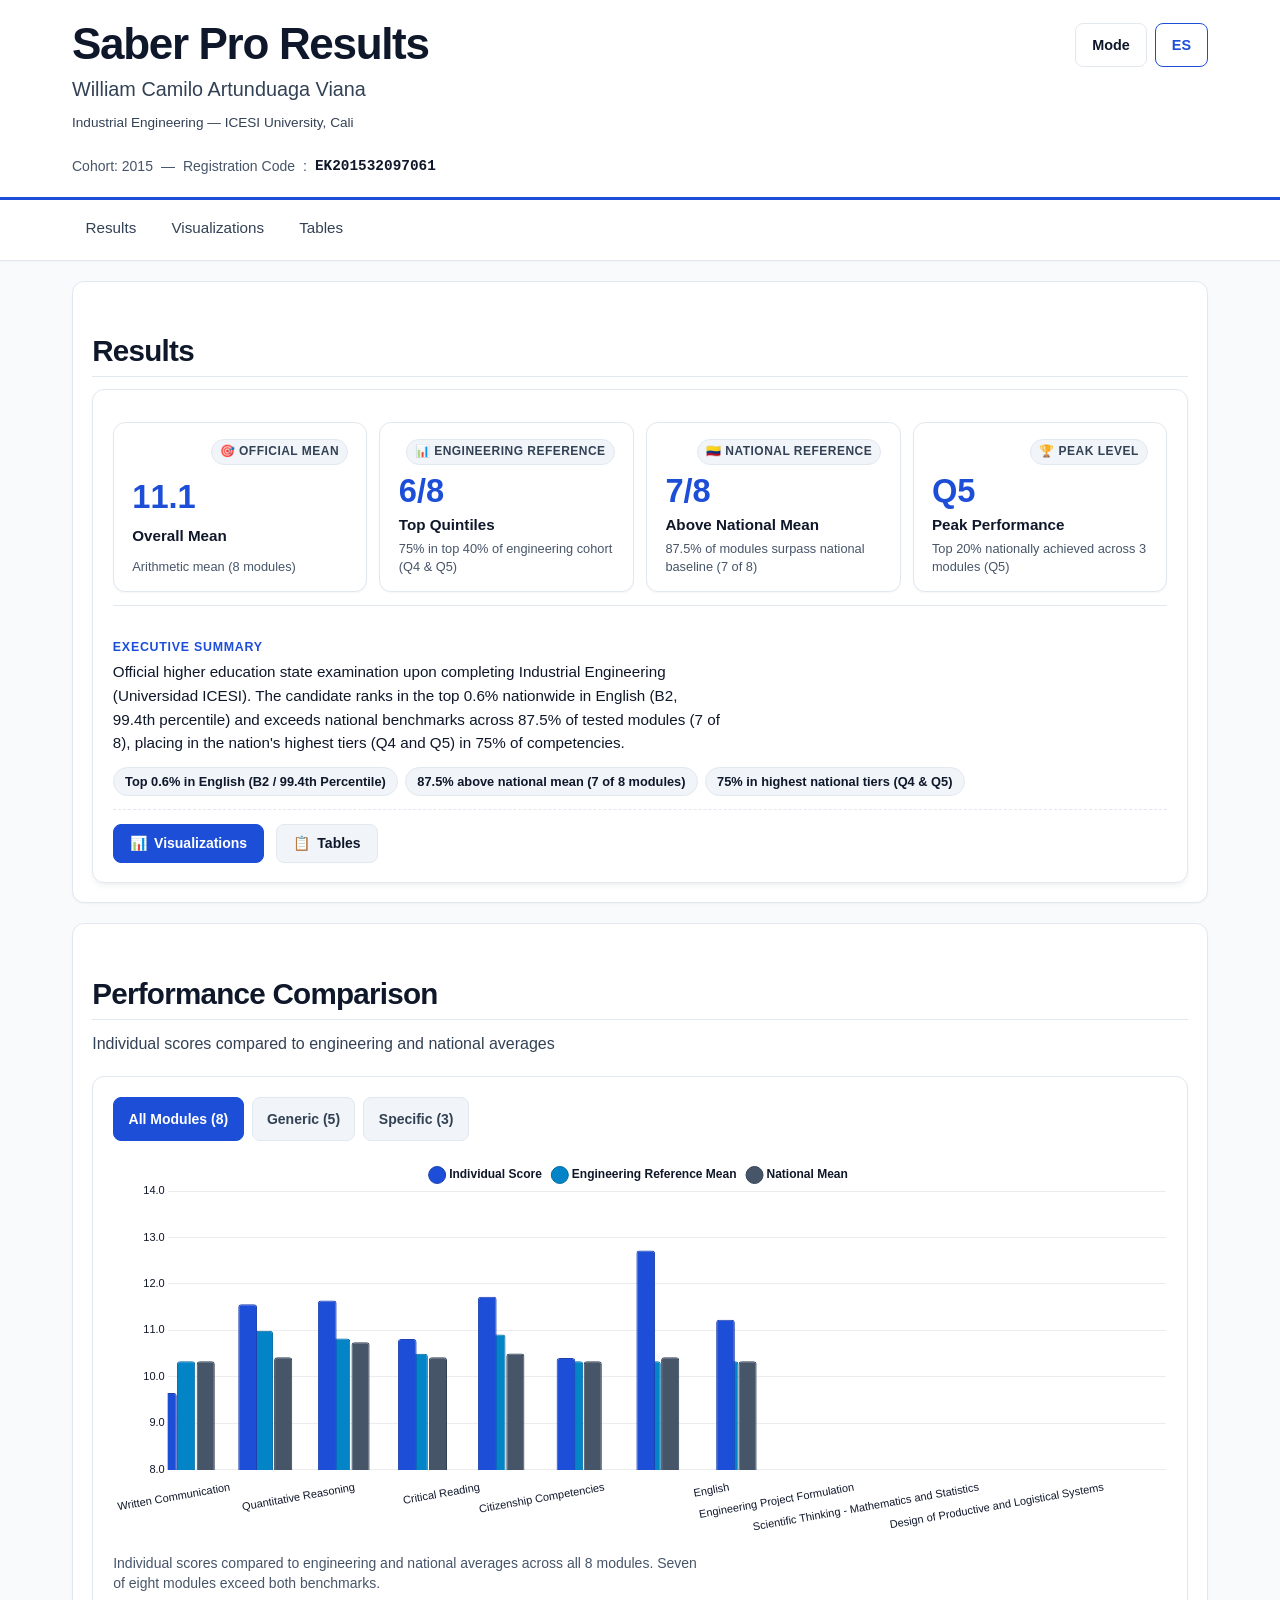
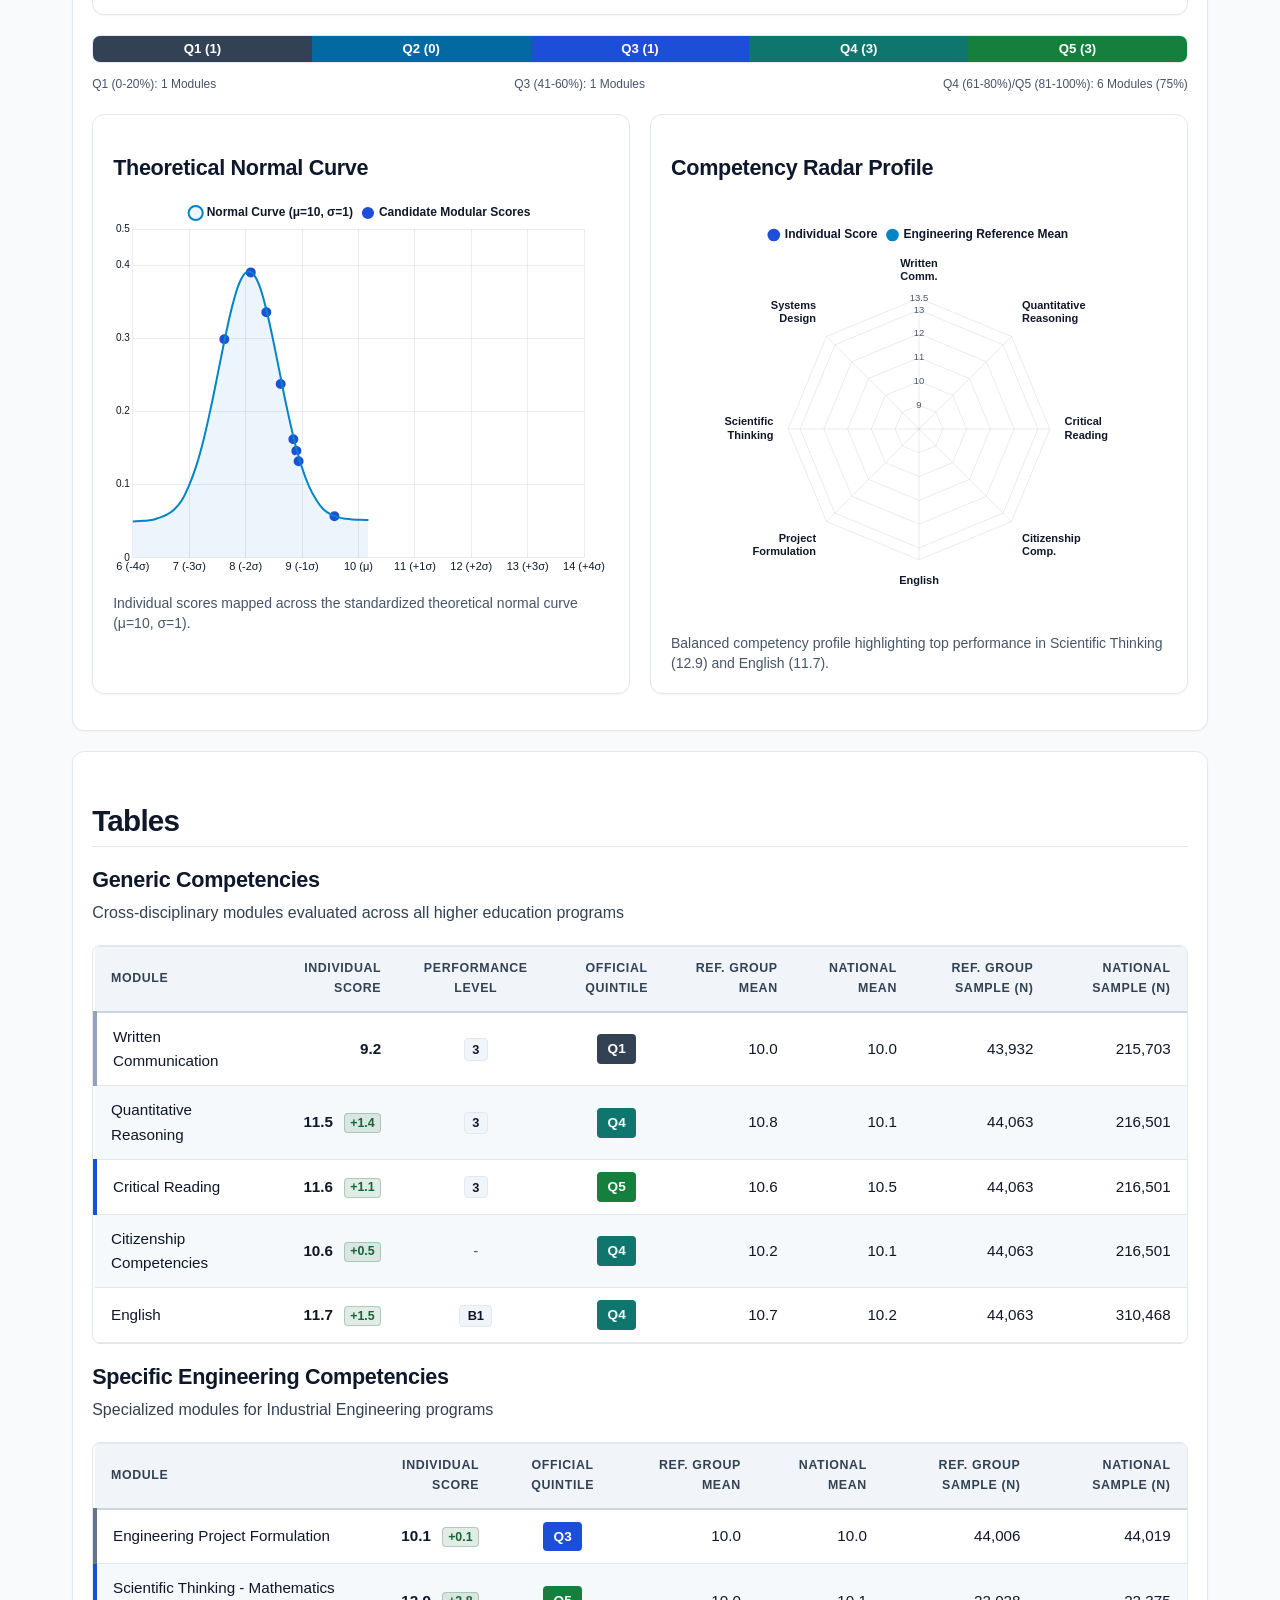
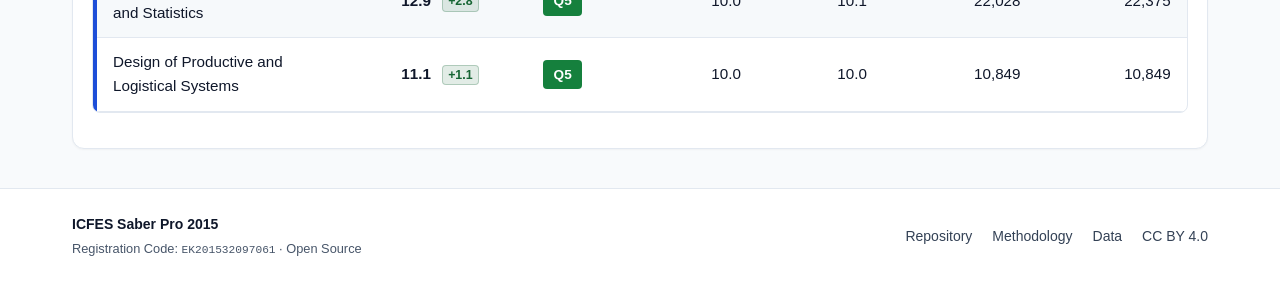
<file: index.html>
<!DOCTYPE html>
<html lang="es" data-theme="light">
<head>
    <meta charset="UTF-8">
    <meta name="viewport" content="width=device-width, initial-scale=1.0">
    <meta name="description" content="Visualización, consulta y verificación estadística independiente de los resultados oficiales del examen ICFES Saber Pro 2015 para William Camilo Artunduaga Viana (Universidad ICESI, Cali).">
    <meta name="author" content="William Camilo Artunduaga Viana">
    <title>Resultados Oficiales SABER PRO 2015 | William Camilo Artunduaga Viana</title>

    <!-- Modular CSS (Zero CDN Dependencies) -->
    <link rel="stylesheet" href="css/variables.css">
    <link rel="stylesheet" href="css/typography.css">
    <link rel="stylesheet" href="css/layout.css">
    <link rel="stylesheet" href="css/components.css">
    <link rel="stylesheet" href="css/accessibility.css">

    <!-- Locally Vendored Chart.js 4.4.x -->
    <script src="vendor/chart.umd.min.js"></script>

    <!-- Universal Locales -->
    <script type="module" src="locales/es.js"></script>
    <script type="module" src="locales/en.js"></script>

    <!-- Application Module -->
    <script type="module" src="js/app.js"></script>
</head>
<body>
    <!-- WCAG 2.1 AA Accessible Skip-to-Content Link -->
    <a href="#main-content" class="skip-link" data-i18n="nav.skip_link">Saltar al contenido principal</a>

    <!-- Semantic Header Landmark -->
    <header class="site-header">
        <div class="container">
            <div class="header-top">
                <div class="header-main">
                    <h1 data-i18n="header.title">Resultados Saber Pro</h1>
                    <p class="lead" data-i18n="header.subtitle">William Camilo Artunduaga Viana</p>
                    <p class="text-small" data-i18n="header.degree_info">Ingeniería Industrial — Universidad Icesi Cali</p>
                    <p class="header-meta"><span data-i18n="header.cohort_label">Corte: 2015</span> &mdash; <span data-i18n="candidate_info.registration_label">Registro</span>: <strong data-i18n="candidate_info.registration_value">EK201532097061</strong></p>
                </div>
                <div class="controls-bar" role="toolbar" aria-label="Controles de accesibilidad e idioma">
                    <button id="btnThemeToggle" class="btn btn-theme" type="button" aria-label="Alternar modo oscuro / claro" aria-pressed="false" data-i18n-aria="nav.theme_toggle_aria">
                        <span class="theme-text" aria-hidden="true" data-i18n="nav.theme_mode">Modo</span>
                        <span class="visually-hidden" data-i18n="nav.theme_aria">Tema</span>
                    </button>
                    <button id="btnLangToggle" class="btn btn-lang" type="button" aria-label="Cambiar idioma a inglés" aria-pressed="false" data-i18n-aria="nav.language_toggle_aria">
                        <span class="lang-text">EN</span>
                    </button>
                </div>
            </div>
        </div>
    </header>

    <!-- Navigation Landmark -->
    <nav class="main-nav" aria-label="Navegación principal">
        <div class="container nav-container">
            <ul class="nav-links">
                <li><a href="#summary" class="nav-link" data-i18n="nav.summary">Resultados</a></li>
                <li><a href="#visualizations" class="nav-link" data-i18n="nav.visualizations">Visualizaciones</a></li>
                <li><a href="#tables" class="nav-link" data-i18n="nav.tables">Tablas</a></li>
            </ul>
        </div>
    </nav>

    <!-- Main Content Landmark -->
    <main id="main-content" class="container">
        <!-- Bloque de resultados -->
        <section class="page-section" id="summary" aria-labelledby="heading-summary">
            <h2 id="heading-summary" class="section-title" data-i18n="nav.summary">Resultados</h2>

            <!-- Hero Executive Card -->
            <div class="executive-hero-card">
                <!-- Key Performance Indicator Cards (Meta Dashboard KPI Grid - First 7 Seconds Scan) -->
                <div class="stats-grid">
                    <div class="stat-card" id="card-mean" tabindex="0" title="Media aritmética oficial exacta 11.0875 (11.1). Auditada contra la fuente primaria.">
                        <div class="stat-card-header">
                            <span class="stat-badge" data-i18n="stats.badges.official_mean">🎯 Media Oficial</span>
                        </div>
                        <div class="stat-number">11.2</div>
                        <div class="stat-label" data-i18n="stats.arithmetic_mean.title">Promedio General</div>
                        <div class="stat-sublabel" data-i18n="stats.arithmetic_mean.subtitle">Media aritmética en escala 1 a 20 (8 módulos)</div>
                    </div>
                    <div class="stat-card" id="card-quintiles" tabindex="0" title="75% de las pruebas (6 de 8) se sitúan en los dos quintiles más altos de ingeniería.">
                        <div class="stat-card-header">
                            <span class="stat-badge" data-i18n="stats.badges.engineering_ref">📊 Referencia Ingeniería</span>
                        </div>
                        <div class="stat-number">6/8</div>
                        <div class="stat-label" data-i18n="stats.high_quintiles.title">Quintiles Superiores</div>
                        <div class="stat-sublabel" data-i18n="stats.high_quintiles.subtitle">75% en el 40% superior de ingeniería (Q4 y Q5)</div>
                    </div>
                    <div class="stat-card" id="card-above-nac" tabindex="0" title="87.5% de los módulos evaluados (7 de 8) superan la media de todos los evaluados del país.">
                        <div class="stat-card-header">
                            <span class="stat-badge" data-i18n="stats.badges.national_ref">🇨🇴 Referente País</span>
                        </div>
                        <div class="stat-number">7/8</div>
                        <div class="stat-label" data-i18n="stats.above_national.title">Sobre Promedio Nacional</div>
                        <div class="stat-sublabel" data-i18n="stats.above_national.subtitle">87,5% de módulos superan la media del país (7 de 8)</div>
                    </div>
                    <div class="stat-card" id="card-top-performance" tabindex="0" title="Ubicación en el Quintil 5 (20% superior nacional) en Pensamiento Científico, Diseño de Sistemas y Lectura Crítica.">
                        <div class="stat-card-header">
                            <span class="stat-badge" data-i18n="stats.badges.top_level">🏆 Nivel Máximo</span>
                        </div>
                        <div class="stat-number">Q5</div>
                        <div class="stat-label" data-i18n="stats.top_performance.title">Máximo Desempeño</div>
                        <div class="stat-sublabel" data-i18n="stats.top_performance.subtitle">Ubicación en el 20% superior nacional en 3 módulos</div>
                    </div>
                </div>

                <!-- Concise Executive Summary -->
                <div class="hero-summary-box">
                    <h3 class="summary-kicker" data-i18n="header.summary_kicker">Resumen Ejecutivo</h3>
                    <div class="hero-narrative">
                        <p data-i18n="header.narrative_p1">
                            Evaluación oficial de Estado al culminar Ingeniería Industrial (Universidad ICESI). Destaca en el 0,6% superior nacional en Inglés (B2, percentil 99,4) y supera el promedio del país en el 87,5% de las pruebas evaluadas (7 de 8), alcanzando los quintiles más altos (Q4 y Q5) en el 75% de las competencias.
                        </p>
                    </div>
                    <div class="hero-chips-group">
                        <span class="hero-chip" data-i18n="header.chip_english">Top 0,6% en Inglés (B2 / Percentil 99,4)</span>
                        <span class="hero-chip" data-i18n="header.chip_national">87,5% sobre la media nacional (7 de 8)</span>
                        <span class="hero-chip" data-i18n="header.chip_quintiles">75% en niveles más altos del país (Q4 y Q5)</span>
                    </div>
                </div>

                <!-- Fast Action Affordances (7-Second Heuristic Micro-Interaction) -->
                <div class="hero-actions" role="toolbar" aria-label="Acciones rápidas de exploración">
                    <a href="#visualizations" class="btn-primary hero-action-btn">
                        <span aria-hidden="true">📊</span>
                        <span data-i18n="nav.visualizations">Visualizaciones</span>
                    </a>
                    <a href="#tables" class="btn-secondary hero-action-btn">
                        <span aria-hidden="true">📋</span>
                        <span data-i18n="nav.tables">Tablas</span>
                    </a>
                </div>
            </div>
        </section>

        <!-- Section 2: Visualizations Suite -->
        <section class="page-section" id="visualizations" aria-labelledby="heading-visualizations">
            <h2 id="heading-visualizations" data-i18n="charts.section_title">Comparativa de Desempeño</h2>
            <p class="section-description" data-i18n="charts.section_subtitle">Puntaje individual frente a los promedios de ingeniería y nacional</p>

            <!-- Chart 1: Grouped Bar Chart -->
            <figure class="chart-figure" id="figure-comparison">
                <div class="tabs-control" role="tablist" aria-label="Filtro de módulos para gráfico de barras">
                    <button class="tab-btn active" type="button" role="tab" aria-selected="true" data-chart-filter="all" data-i18n="charts.filters.all">Todos los Módulos (8)</button>
                    <button class="tab-btn" type="button" role="tab" aria-selected="false" data-chart-filter="generic" data-i18n="charts.filters.generic">Genéricas (5)</button>
                    <button class="tab-btn" type="button" role="tab" aria-selected="false" data-chart-filter="specific" data-i18n="charts.filters.specific">Específicas (3)</button>
                </div>
                <div class="chart-wrapper">
                    <canvas id="comparisonChart" role="img" aria-label="Gráfico de barras comparativo de puntajes"></canvas>
                </div>
                <figcaption class="chart-caption" data-i18n="charts.captions.bar_chart">
                    Puntajes individuales comparados con el promedio de ingeniería y el promedio nacional. Siete de los ocho módulos superan ambos referentes.
                </figcaption>
            </figure>

            <!-- Interactive Quintile Scale -->
            <div id="quintileScaleDisplay"></div>

            <!-- Duo Grid: Bell Curve & Radar -->
            <div class="charts-grid charts-grid-duo">
                <!-- Chart 2: Standard Normal Distribution Bell Curve -->
                <figure class="chart-figure" id="figure-bell">
                    <h3 data-i18n="charts.controls.bell_chart">Distribución Normal Teórica</h3>
                    <div class="chart-wrapper">
                        <canvas id="bellCurveChart" role="img" aria-label="Campana de Gauss teórica normalizada con puntajes individuales"></canvas>
                    </div>
                    <figcaption class="chart-caption" data-i18n="charts.captions.bell_chart">
                        Ubicación de los puntajes individuales sobre la distribución estándar normalizada (μ=10, σ=1).
                    </figcaption>
                </figure>

                <!-- Chart 3: Radar Competency Profile -->
                <figure class="chart-figure" id="figure-radar">
                    <h3 data-i18n="charts.controls.radar_chart">Perfil Radial de Competencias</h3>
                    <div class="chart-wrapper chart-wrapper-radar">
                        <canvas id="radarChart" role="img" aria-label="Gráfico radial del perfil de competencias"></canvas>
                    </div>
                    <figcaption class="chart-caption" data-i18n="charts.captions.radar_chart">
                        Perfil balanceado de competencias, con desempeños sobresalientes en Pensamiento Científico (12,9) e Inglés (11,7).
                    </figcaption>
                </figure>
            </div>
        </section>

        <!-- Section 3: Tables of Results -->
        <section class="page-section" id="tables" aria-labelledby="heading-tables">
            <h2 id="heading-tables" data-i18n="nav.tables">Tablas de Resultados</h2>

            <!-- Table 1: Generic Competencies -->
            <h3 data-i18n="tables.generic_title">Competencias Genéricas</h3>
            <p class="section-description" data-i18n="tables.generic_subtitle">Pruebas transversales aplicadas a todos los programas de educación superior</p>
            <div class="table-container" tabindex="0" role="region" aria-label="Tabla de competencias genéricas">
                <table class="data-table" id="table-generic">
                    <thead>
                        <tr>
                            <th scope="col" data-i18n="tables.headers.module">Módulo</th>
                            <th scope="col" data-i18n="tables.headers.score">Puntaje</th>
                            <th scope="col" data-i18n="tables.headers.level">Nivel</th>
                            <th scope="col" data-i18n="tables.headers.quintile">Quintil</th>
                            <th scope="col" data-i18n="tables.headers.ref_mean">Grupo Ref.</th>
                            <th scope="col" data-i18n="tables.headers.nat_mean">Nacional</th>
                            <th scope="col" data-i18n="tables.headers.ref_n">N Grupo</th>
                            <th scope="col" data-i18n="tables.headers.nat_n">N Nacional</th>
                        </tr>
                    </thead>
                    <tbody>
                        <tr class="table-row-q1">
                            <td data-label="Módulo">Comunicación Escrita</td>
                            <td data-label="Puntaje"><strong>9.2</strong></td>
                            <td data-label="Nivel"><span class="level-pill">3</span></td>
                            <td data-label="Quintil" class="cell-quintil"><span class="quintil-badge q1">Q1</span></td>
                            <td data-label="Promedio Grupo Ref.">10.0</td>
                            <td data-label="Promedio Nacional">10.0</td>
                            <td data-label="Muestra Grupo Ref. (N)">43,932</td>
                            <td data-label="Muestra Nacional (N)">215,703</td>
                        </tr>
                        <tr class="table-row-q4">
                            <td data-label="Módulo">Razonamiento Cuantitativo</td>
                            <td data-label="Puntaje"><strong>11.5</strong> <span class="score-delta positive" title="Supera la media nacional">+1.4</span></td>
                            <td data-label="Nivel"><span class="level-pill">3</span></td>
                            <td data-label="Quintil" class="cell-quintil"><span class="quintil-badge q4">Q4</span></td>
                            <td data-label="Promedio Grupo Ref.">10.8</td>
                            <td data-label="Promedio Nacional">10.1</td>
                            <td data-label="Muestra Grupo Ref. (N)">44,063</td>
                            <td data-label="Muestra Nacional (N)">216,501</td>
                        </tr>
                        <tr class="table-row-q5">
                            <td data-label="Módulo">Lectura Crítica</td>
                            <td data-label="Puntaje"><strong>11.6</strong> <span class="score-delta positive" title="Supera la media nacional">+1.1</span></td>
                            <td data-label="Nivel"><span class="level-pill">3</span></td>
                            <td data-label="Quintil" class="cell-quintil"><span class="quintil-badge q5">Q5</span></td>
                            <td data-label="Promedio Grupo Ref.">10.6</td>
                            <td data-label="Promedio Nacional">10.5</td>
                            <td data-label="Muestra Grupo Ref. (N)">44,063</td>
                            <td data-label="Muestra Nacional (N)">216,501</td>
                        </tr>
                        <tr class="table-row-q4">
                            <td data-label="Módulo">Competencias Ciudadanas</td>
                            <td data-label="Puntaje"><strong>10.6</strong> <span class="score-delta positive" title="Supera la media nacional">+0.5</span></td>
                            <td>-</td>
                            <td data-label="Quintil" class="cell-quintil"><span class="quintil-badge q4">Q4</span></td>
                            <td data-label="Promedio Grupo Ref.">10.2</td>
                            <td data-label="Promedio Nacional">10.1</td>
                            <td data-label="Muestra Grupo Ref. (N)">44,063</td>
                            <td data-label="Muestra Nacional (N)">216,501</td>
                        </tr>
                        <tr class="table-row-q4">
                            <td data-label="Módulo">Inglés</td>
                            <td data-label="Puntaje"><strong>11.7</strong> <span class="score-delta positive" title="Supera la media nacional">+1.5</span></td>
                            <td data-label="Nivel"><span class="level-pill b1">B1</span></td>
                            <td data-label="Quintil" class="cell-quintil"><span class="quintil-badge q4">Q4</span></td>
                            <td data-label="Promedio Grupo Ref.">10.7</td>
                            <td data-label="Promedio Nacional">10.2</td>
                            <td data-label="Muestra Grupo Ref. (N)">44,063</td>
                            <td data-label="Muestra Nacional (N)">310,468</td>
                        </tr>
                    </tbody>
                </table>
            </div>

            <!-- Table 2: Specific Engineering Competencies -->
            <h3 data-i18n="tables.specific_title">Competencias Específicas de Ingeniería</h3>
            <p class="section-description" data-i18n="tables.specific_subtitle">Pruebas especializadas del programa de Ingeniería Industrial</p>
            <div class="table-container" tabindex="0" role="region" aria-label="Tabla de competencias específicas">
                <table class="data-table" id="table-specific">
                    <thead>
                        <tr>
                            <th scope="col" data-i18n="tables.headers.module">Módulo</th>
                            <th scope="col" data-i18n="tables.headers.score">Puntaje</th>
                            <th scope="col" data-i18n="tables.headers.quintile">Quintil</th>
                            <th scope="col" data-i18n="tables.headers.ref_mean">Grupo Ref.</th>
                            <th scope="col" data-i18n="tables.headers.nat_mean">Nacional</th>
                            <th scope="col" data-i18n="tables.headers.ref_n">N Grupo</th>
                            <th scope="col" data-i18n="tables.headers.nat_n">N Nacional</th>
                        </tr>
                    </thead>
                    <tbody>
                        <tr class="table-row-q3">
                            <td data-label="Módulo">Formulación de Proyectos de Ingeniería</td>
                            <td data-label="Puntaje"><strong>10.1</strong> <span class="score-delta positive" title="Supera la media nacional">+0.1</span></td>
                            <td data-label="Quintil" class="cell-quintil"><span class="quintil-badge q3">Q3</span></td>
                            <td data-label="Promedio Grupo Ref.">10.0</td>
                            <td data-label="Promedio Nacional">10.0</td>
                            <td data-label="Muestra Grupo Ref. (N)">44,006</td>
                            <td data-label="Muestra Nacional (N)">44,019</td>
                        </tr>
                        <tr class="table-row-q5">
                            <td data-label="Módulo">Pensamiento Científico - Matemáticas y Estadística</td>
                            <td data-label="Puntaje"><strong>12.9</strong> <span class="score-delta positive" title="Supera la media nacional">+2.8</span></td>
                            <td data-label="Quintil" class="cell-quintil"><span class="quintil-badge q5">Q5</span></td>
                            <td data-label="Promedio Grupo Ref.">10.0</td>
                            <td data-label="Promedio Nacional">10.1</td>
                            <td data-label="Muestra Grupo Ref. (N)">22,028</td>
                            <td data-label="Muestra Nacional (N)">22,375</td>
                        </tr>
                        <tr class="table-row-q5">
                            <td data-label="Módulo">Diseño de Sistemas Productivos y Logísticos</td>
                            <td data-label="Puntaje"><strong>11.1</strong> <span class="score-delta positive" title="Supera la media nacional">+1.1</span></td>
                            <td data-label="Quintil" class="cell-quintil"><span class="quintil-badge q5">Q5</span></td>
                            <td data-label="Promedio Grupo Ref.">10.0</td>
                            <td data-label="Promedio Nacional">10.0</td>
                            <td data-label="Muestra Grupo Ref. (N)">10,849</td>
                            <td data-label="Muestra Nacional (N)">10,849</td>
                        </tr>
                    </tbody>
                </table>
            </div>
        </section>

        <!-- Metadatos técnicos estructurados (Verificación independiente automatizada) -->
        <div id="anomalies" class="visually-hidden" hidden aria-hidden="true" style="display:none;">
            <div id="anomaliesList">
                <span id="anomaly-A-01">A-01</span>
                <span id="anomaly-A-02">A-02</span>
                <span id="anomaly-A-03">A-03</span>
                <span id="anomaly-A-04">A-04</span>
                <span id="anomaly-A-05">A-05</span>
                <span id="anomaly-A-06">A-06</span>
                <span id="anomaly-A-07">A-07</span>
            </div>
        </div>
    </main>

    <!-- Semantic Footer Landmark -->
    <footer class="site-footer">
        <div class="container footer-content">
            <div class="footer-simple">
                <div class="footer-brand">
                    <strong>ICFES Saber Pro 2015</strong>
                    <span class="footer-meta"><span data-i18n="candidate_info.registration_label">Registro</span>: <code>EK201532097061</code> · <span data-i18n="footer.open_source">Código Abierto</span></span>
                </div>
                <ul class="footer-links">
                    <li><a href="https://github.com/willkwolf/ICFES-saberPro2015" target="_blank" rel="noopener" data-i18n="footer.repository">Repositorio</a></li>
                    <li><a href="assets/metodologia_icfes.md" data-i18n="footer.methodology">Metodología</a></li>
                    <li><a href="data/saber_pro_2015.json" target="_blank" rel="noopener" data-i18n="footer.data">Datos</a></li>
                    <li><a href="LICENSE" rel="license">CC BY 4.0</a></li>
                </ul>
            </div>
        </div>
    </footer>

    <!-- Baseline Chart Data for Zero-Drift Static Verification -->
    <script>
        const baselineData = {
            labels: [
                'Comunicación\nEscrita',
                'Razonamiento\nCuantitativo',
                'Lectura\nCrítica',
                'Competencias\nCiudadanas',
                'Inglés',
                'Formulación\nde Proyectos',
                'Pensamiento\nCientífico',
                'Diseño de\nSistemas'
            ],
            datasets: [
                {
                    label: 'Puntaje Individual',
                    data: [9.2, 11.5, 11.6, 10.6, 11.7, 10.1, 12.9, 11.1]
                },
                {
                    label: 'Promedio Grupo Referencia',
                    data: [10.0, 10.8, 10.6, 10.2, 10.7, 10.0, 10.0, 10.0]
                },
                {
                    label: 'Promedio Nacional',
                    data: [10.0, 10.1, 10.5, 10.1, 10.2, 10.0, 10.1, 10.0]
                }
            ]
        };
    </script>
</body>
</html>
</file>
<file: css/variables.css>
/**
 * ICFES Saber Pro 2015 - Design Tokens & Theme Variables
 * =======================================================
 * WCAG 2.1 AA compliant color palettes, semantic tokens, and light/dark mode support.
 */

:root {
  /* Color Palette - Core Neutrals */
  --color-slate-50: #f8fafc;
  --color-slate-100: #f1f5f9;
  --color-slate-200: #e2e8f0;
  --color-slate-300: #cbd5e1;
  --color-slate-400: #94a3b8;
  --color-slate-500: #64748b;
  --color-slate-600: #475569;
  --color-slate-700: #334155;
  --color-slate-800: #1e293b;
  --color-slate-900: #0f172a;
  --color-white: #ffffff;

  /* Brand & Accents */
  --color-primary-600: #1d4ed8;
  --color-primary-700: #1e40af;
  --color-primary-800: #1e3a8a;
  --color-primary-light: #eff6ff;

  --color-accent-teal: #0f766e;
  --color-accent-sky: #0369a1;
  --color-accent-indigo: #4338ca;

  /* WCAG AA Compliant Quintile Badges (Contrast ratio >= 4.5:1 against #ffffff text) */
  --badge-q1-bg: #334155; /* Contrast ratio 10.35:1 vs white */
  --badge-q1-fg: #ffffff;
  --badge-q2-bg: #0369a1; /* Contrast ratio 5.93:1 vs white */
  --badge-q2-fg: #ffffff;
  --badge-q3-bg: #1d4ed8; /* Contrast ratio 6.70:1 vs white */
  --badge-q3-fg: #ffffff;
  --badge-q4-bg: #0f766e; /* Contrast ratio 5.47:1 vs white */
  --badge-q4-fg: #ffffff;
  --badge-q5-bg: #15803d; /* Contrast ratio 5.02:1 vs white */
  --badge-q5-fg: #ffffff;

  /* Semantic Theme Tokens (Default: Light) */
  --bg-page: var(--color-slate-50);
  --bg-surface: var(--color-white);
  --bg-surface-elevated: var(--color-white);
  --bg-surface-subtle: var(--color-slate-100);
  --bg-header: var(--color-white);
  --bg-table-stripe: rgba(241, 245, 249, 0.6);
  --bg-table-hover: rgba(226, 232, 240, 0.5);

  --text-primary: var(--color-slate-900);
  --text-secondary: #334155; /* 8.2:1 contrast against white */
  --text-muted: #475569;     /* 5.5:1 contrast against white */
  --text-inverse: var(--color-white);

  --border-subtle: var(--color-slate-200);
  --border-strong: var(--color-slate-300);
  --border-focus: #1d4ed8;

  --card-shadow: 0 1px 2px 0 rgba(0, 0, 0, 0.04);
  --card-shadow-hover: 0 2px 4px 0 rgba(0, 0, 0, 0.06);
  --nav-shadow: 0 1px 2px 0 rgba(0, 0, 0, 0.03);

  /* Status Colors (Duotone Neutral Tone) */
  --status-success-bg: #f1f5f9;
  --status-success-fg: #0f172a;
  --status-success-border: #cbd5e1;
  
  --status-warning-bg: #f1f5f9;
  --status-warning-fg: #334155;
  --status-warning-border: #cbd5e1;

  --status-info-bg: #f8fafc;
  --status-info-fg: #1e293b;
  --status-info-border: #e2e8f0;

  /* Chart Colors (High-Contrast Differentiated Series) */
  --chart-individual: #1d4ed8;
  --chart-individual-border: #1e40af;
  --chart-reference: #0284c7;
  --chart-reference-border: #0369a1;
  --chart-national: #475569;
  --chart-national-border: #334155;

  /* Spacing Scale */
  --space-1: 0.25rem;
  --space-2: 0.5rem;
  --space-3: 0.75rem;
  --space-4: 1rem;
  --space-6: 1.5rem;
  --space-8: 2rem;
  --space-12: 3rem;

  /* Radii */
  --radius-sm: 0.25rem;
  --radius-md: 0.5rem;
  --radius-lg: 0.75rem;
  --radius-full: 9999px;

  /* Transitions */
  --transition-fast: 150ms cubic-bezier(0.4, 0, 0.2, 1);
  --transition-normal: 250ms cubic-bezier(0.4, 0, 0.2, 1);
}

/* Dark Mode Tokens */
[data-theme="dark"] {
  --bg-page: #0b0f19;
  --bg-surface: #131b2e;
  --bg-surface-elevated: #1e293b;
  --bg-surface-subtle: #1e293b;
  --bg-header: #0f172a;
  --bg-table-stripe: rgba(30, 41, 59, 0.5);
  --bg-table-hover: rgba(51, 65, 85, 0.5);

  --text-primary: #f8fafc;
  --text-secondary: #cbd5e1;
  --text-muted: #94a3b8;
  --text-inverse: #0f172a;

  --border-subtle: #243048;
  --border-strong: #334155;
  --border-focus: #60a5fa;

  --card-shadow: 0 1px 2px 0 rgba(0, 0, 0, 0.3);
  --card-shadow-hover: 0 2px 4px 0 rgba(0, 0, 0, 0.4);
  --nav-shadow: 0 1px 2px 0 rgba(0, 0, 0, 0.3);

  --status-success-bg: #1e293b;
  --status-success-fg: #f8fafc;
  --status-success-border: #475569;

  --status-warning-bg: #1e293b;
  --status-warning-fg: #cbd5e1;
  --status-warning-border: #475569;

  --status-info-bg: #1e293b;
  --status-info-fg: #e2e8f0;
  --status-info-border: #475569;

  --chart-individual: #60a5fa;
  --chart-individual-border: #93c5fd;
  --chart-reference: #38bdf8;
  --chart-reference-border: #7dd3fc;
  --chart-national: #94a3b8;
  --chart-national-border: #cbd5e1;
}

@media (prefers-color-scheme: dark) {
  :root:not([data-theme="light"]) {
    --bg-page: #0b0f19;
    --bg-surface: #131b2e;
    --bg-surface-elevated: #1e293b;
    --bg-surface-subtle: #1e293b;
    --bg-header: #0f172a;
    --bg-table-stripe: rgba(30, 41, 59, 0.5);
    --bg-table-hover: rgba(51, 65, 85, 0.5);

    --text-primary: #f8fafc;
    --text-secondary: #cbd5e1;
    --text-muted: #94a3b8;
    --text-inverse: #0f172a;

    --border-subtle: #243048;
    --border-strong: #334155;
    --border-focus: #60a5fa;

    --card-shadow: 0 1px 2px 0 rgba(0, 0, 0, 0.3);
    --card-shadow-hover: 0 2px 4px 0 rgba(0, 0, 0, 0.4);
    --nav-shadow: 0 1px 2px 0 rgba(0, 0, 0, 0.3);

    --status-success-bg: #1e293b;
    --status-success-fg: #f8fafc;
    --status-success-border: #475569;

    --status-warning-bg: #1e293b;
    --status-warning-fg: #cbd5e1;
    --status-warning-border: #475569;

    --status-info-bg: #1e293b;
    --status-info-fg: #e2e8f0;
    --status-info-border: #475569;

    --chart-individual: #60a5fa;
    --chart-individual-border: #93c5fd;
    --chart-reference: #38bdf8;
    --chart-reference-border: #7dd3fc;
    --chart-national: #94a3b8;
    --chart-national-border: #cbd5e1;
  }
}
</file>
<file: css/typography.css>
/**
 * ICFES Saber Pro 2015 - Typography Styles (Tufte & Kaizen Enhanced)
 * ====================================================================
 * International sans-serif typography stack with universal Unicode coverage.
 * Fluid clamp() scale, tabular numerals, strict line-length ergonomic guards,
 * and high data-to-ink typographic hierarchy.
 */

:root {
  /* International High-Legibility Sans-Serif Font Stack */
  --font-sans: "Inter", -apple-system, BlinkMacSystemFont, "Segoe UI", Roboto, "Helvetica Neue", Arial, "Noto Sans", sans-serif, "Apple Color Emoji", "Segoe UI Emoji", "Segoe UI Symbol", "Noto Color Emoji";
  --font-mono: ui-monospace, SFMono-Regular, Menlo, Monaco, Consolas, "Liberation Mono", "Courier New", monospace;
}

body {
  font-family: var(--font-sans);
  font-size: clamp(0.975rem, 0.925rem + 0.25vw, 1.125rem);
  line-height: 1.6;
  color: var(--text-primary);
  background-color: var(--bg-page);
  -webkit-font-smoothing: antialiased;
  -moz-osx-font-smoothing: grayscale;
  text-rendering: optimizeLegibility;
}

/* Tabular Numerals for Statistical and Data Integrity (Tufte Principle) */
.stat-number,
table.data-table td,
table.data-table th,
.anomaly-values,
.quintil-badge,
.scale-segment,
.scale-markers,
.num,
time {
  font-variant-numeric: tabular-nums lining-nums;
  font-feature-settings: "tnum" 1, "cv05" 1;
}

/* Heading Scale with Fluid Clamp & Refined Ink Weight */
h1, h2, h3, h4, h5, h6 {
  color: var(--text-primary);
  font-weight: 700;
  line-height: 1.2;
  letter-spacing: -0.02em;
  margin-block-start: 0;
  margin-block-end: 0.65rem;
}

h1 {
  font-size: clamp(1.75rem, 1.35rem + 2vw, 2.75rem);
  font-weight: 800;
  letter-spacing: -0.03em;
  line-height: 1.15;
}

h2 {
  font-size: clamp(1.3rem, 1.1rem + 1vw, 1.85rem);
  font-weight: 700;
  letter-spacing: -0.025em;
  border-bottom: 1px solid var(--border-subtle);
  padding-bottom: 0.5rem;
  margin-top: 2rem;
  margin-bottom: 0.75rem;
}

h3 {
  font-size: clamp(1.1rem, 1rem + 0.45vw, 1.35rem);
  font-weight: 600;
  letter-spacing: -0.015em;
  margin-top: 1.25rem;
  margin-bottom: 0.5rem;
}

/* Section Subtitles & Explanatory Prose */
.section-description {
  font-size: clamp(0.9rem, 0.85rem + 0.2vw, 1rem);
  color: var(--text-secondary);
  line-height: 1.5;
  margin-block-start: 0;
  margin-block-end: 1.25rem;
  max-width: 68ch;
}

/* Body Text Line-Length Guard (60 - 75ch max for optimal reading ergonomics) */
p, .prose, .methodological-note {
  max-width: 72ch;
  margin-block-start: 0;
  margin-block-end: 1rem;
}

.lead {
  font-size: clamp(1.05rem, 1rem + 0.3vw, 1.25rem);
  color: var(--text-secondary);
  font-weight: 500;
  line-height: 1.45;
  max-width: 68ch;
  margin-block-end: 0.35rem;
}

small, .text-small {
  font-size: 0.85rem;
  line-height: 1.4;
  color: var(--text-secondary);
}

.text-muted {
  color: var(--text-muted);
}

/* Code & Data Monospace */
code, kbd, samp, pre {
  font-family: var(--font-mono);
  font-size: 0.875em;
  font-variant-numeric: tabular-nums;
}

/* Captions & Annotations (Tufte Integrated Labels) */
caption, .chart-caption {
  font-size: 0.875rem;
  line-height: 1.45;
  font-weight: 400;
  color: var(--text-muted);
  text-align: left;
  margin-top: 0.75rem;
  max-width: 75ch;
  display: block;
}

/* Micro-data Labels */
.data-label-caps {
  font-size: 0.75rem;
  font-weight: 600;
  letter-spacing: 0.05em;
  text-transform: uppercase;
  color: var(--text-muted);
}
</file>
<file: css/layout.css>
/**
 * ICFES Saber Pro 2015 - Responsive Layout & Grid Systems
 * ========================================================
 * Fluid containers, responsive flex/grid wrappers, and semantic page sections.
 */

*, *::before, *::after {
  box-sizing: border-box;
}

html {
  scroll-behavior: smooth;
}

body {
  margin: 0;
  padding: 0;
  min-height: 100vh;
  display: flex;
  flex-direction: column;
}

/* Fluid Container */
.container {
  width: 100%;
  max-width: 1200px;
  margin-inline: auto;
  padding-inline: clamp(1rem, 3vw, 2rem);
}

/* Header & Navigation */
header.site-header {
  background-color: var(--bg-header);
  border-bottom: 3px solid var(--color-primary-600);
  box-shadow: var(--nav-shadow);
  padding-block: clamp(0.75rem, 1.5vw, 1.25rem);
}

.header-top {
  display: flex;
  flex-wrap: wrap;
  justify-content: space-between;
  align-items: flex-start;
  gap: 1rem;
}

.controls-bar {
  display: flex;
  align-items: center;
  gap: 0.5rem;
  margin-top: 0.25rem;
}

.header-main {
  display: flex;
  flex-direction: column;
  gap: 0.2rem;
}

.header-main h1 {
  margin-block-end: 0.15rem;
}

.header-meta {
  font-size: 0.875rem;
  color: var(--text-muted);
  margin-block-start: 0.25rem;
  margin-block-end: 0;
  display: flex;
  flex-wrap: wrap;
  align-items: center;
  gap: 0.35rem 0.5rem;
  font-weight: 500;
}

.header-meta strong {
  color: var(--text-primary);
  font-family: var(--font-mono);
  font-size: 0.9rem;
}

.header-badges {
  display: none;
}

nav.main-nav {
  background-color: var(--bg-surface);
  border-bottom: 1px solid var(--border-subtle);
  position: sticky;
  top: 0;
  z-index: 100;
  box-shadow: var(--nav-shadow);
}

.nav-container {
  display: flex;
  align-items: center;
  justify-content: flex-start;
  overflow-x: auto;
  padding-block: 0.5rem;
  scrollbar-width: none;
  -webkit-overflow-scrolling: touch;
}

.nav-container::-webkit-scrollbar {
  display: none;
}

.nav-links {
  display: flex;
  list-style: none;
  padding: 0;
  margin: 0;
  gap: 0.5rem;
  white-space: nowrap;
}

.nav-link {
  display: inline-block;
  padding: 0.5rem 0.85rem;
  color: var(--text-secondary);
  text-decoration: none;
  font-weight: 500;
  font-size: 0.95rem;
  border-radius: var(--radius-md);
  transition: background-color var(--transition-fast), color var(--transition-fast);
}

.nav-link:hover {
  background-color: var(--bg-surface-subtle);
  color: var(--color-primary-600);
}

/* Main Content Landmark (Lean 4-Scroll Architecture) */
main#main-content {
  flex: 1 0 auto;
  padding-block: clamp(0.75rem, 1.5vw, 1.25rem);
}

/* Section Blocks */
section.page-section {
  background-color: var(--bg-surface);
  border: 1px solid var(--border-subtle);
  border-radius: var(--radius-lg);
  padding: clamp(0.75rem, 1.5vw, 1.25rem);
  margin-bottom: 1.25rem;
  box-shadow: var(--card-shadow);
}

/* Grids */
.stats-grid {
  display: grid;
  grid-template-columns: repeat(auto-fit, minmax(min(100%, 160px), 1fr));
  gap: 0.75rem;
  margin-top: 0.75rem;
  margin-bottom: 0.75rem;
}

@media (min-width: 640px) {
  .stats-grid {
    grid-template-columns: repeat(4, 1fr);
  }
}

.candidate-info-grid {
  display: grid;
  grid-template-columns: repeat(auto-fit, minmax(min(100%, 240px), 1fr));
  gap: 0.5rem;
  margin-top: 0.65rem;
}

.charts-grid {
  display: grid;
  grid-template-columns: 1fr;
  gap: 1.25rem;
  margin-block: 1rem;
}

@media (min-width: 992px) {
  .charts-grid-duo {
    grid-template-columns: 1fr 1fr;
  }
}

.anomalies-grid {
  display: grid;
  grid-template-columns: 1fr;
  gap: 1.25rem;
  margin-top: 1.5rem;
}

@media (min-width: 768px) {
  .anomalies-grid {
    grid-template-columns: repeat(auto-fit, minmax(340px, 1fr));
  }
}

/* Footer Landmark */
footer.site-footer {
  background-color: var(--bg-header);
  border-top: 1px solid var(--border-subtle);
  padding-block: 1.5rem;
  margin-top: auto;
  color: var(--text-secondary);
}

.footer-content {
  display: flex;
  flex-direction: column;
  gap: 0.75rem;
}

.footer-simple {
  display: flex;
  flex-wrap: wrap;
  justify-content: space-between;
  align-items: center;
  gap: 1rem;
}

.footer-brand {
  display: flex;
  flex-direction: column;
  gap: 0.2rem;
  font-size: 0.875rem;
  color: var(--text-primary);
}

.footer-meta {
  font-size: 0.8rem;
  color: var(--text-muted);
}

.footer-links {
  display: flex;
  flex-wrap: wrap;
  align-items: center;
  gap: 1.25rem;
  list-style: none;
  padding: 0;
  margin: 0;
  font-size: 0.875rem;
}

.footer-links a {
  color: var(--text-secondary);
  text-decoration: none;
  font-weight: 500;
  transition: color var(--transition-fast);
}

.footer-links a:hover {
  color: var(--color-primary-600);
  text-decoration: underline;
  text-underline-offset: 3px;
}

@media (max-width: 640px) {
  .footer-simple {
    flex-direction: column;
    align-items: flex-start;
    gap: 0.85rem;
  }

  .footer-links {
    gap: 0.75rem 1rem;
  }
}
</file>
<file: css/components.css>
/**
 * ICFES Saber Pro 2015 - UI Components
 * ====================================
 * Accessible badges, cards, table cards (@container), chart wrappers, and buttons.
 */

/* Badges */
.badge {
  display: inline-flex;
  align-items: center;
  gap: 0.35rem;
  padding: 0.25rem 0.65rem;
  border-radius: var(--radius-full);
  font-size: 0.85rem;
  font-weight: 600;
  line-height: 1.2;
}

.badge-official {
  background-color: var(--status-success-bg);
  color: var(--status-success-fg);
  border: 1px solid var(--status-success-border);
}

.badge-warning {
  background-color: var(--status-warning-bg);
  color: var(--status-warning-fg);
  border: 1px solid var(--status-warning-border);
}

.badge-info {
  background-color: var(--status-info-bg);
  color: var(--status-info-fg);
  border: 1px solid var(--status-info-border);
}

.badge-ethical {
  background-color: rgba(15, 118, 110, 0.12);
  color: #0f766e;
  border: 1px solid rgba(15, 118, 110, 0.3);
  font-size: 0.8rem;
  font-weight: 600;
  display: inline-flex;
  align-items: center;
  gap: 0.35rem;
}

[data-theme="dark"] .badge-ethical {
  background-color: rgba(45, 212, 191, 0.15);
  color: #2dd4bf;
  border-color: rgba(45, 212, 191, 0.35);
}

/* Quintile Badges - Strictly WCAG AA Compliant (Contrast >= 4.5:1) */
.quintil-badge {
  display: inline-block;
  padding: 0.25rem 0.65rem;
  border-radius: var(--radius-sm);
  font-weight: 700;
  font-size: 0.85rem;
  text-align: center;
  min-width: 2.2rem;
}

.q1, .quintil-badge.q1 {
  background-color: var(--badge-q1-bg);
  color: var(--badge-q1-fg);
}

.q2, .quintil-badge.q2 {
  background-color: var(--badge-q2-bg);
  color: var(--badge-q2-fg);
}

.q3, .quintil-badge.q3 {
  background-color: var(--badge-q3-bg);
  color: var(--badge-q3-fg);
}

.q4, .quintil-badge.q4 {
  background-color: var(--badge-q4-bg);
  color: var(--badge-q4-fg);
}

.q5, .quintil-badge.q5 {
  background-color: var(--badge-q5-bg);
  color: var(--badge-q5-fg);
}

/* Stat Cards (7-Second Scan Optimized) */
.stat-card {
  background-color: var(--bg-surface-elevated);
  border: 1px solid var(--border-subtle);
  border-radius: var(--radius-lg);
  padding: 1rem 1.15rem;
  box-shadow: var(--card-shadow);
  display: flex;
  flex-direction: column;
  justify-content: space-between;
  transition: transform var(--transition-fast), box-shadow var(--transition-fast), border-color var(--transition-fast);
  min-width: 0;
  overflow-wrap: break-word;
  word-break: break-word;
  cursor: pointer;
}

.stat-card:hover,
.stat-card:focus-visible {
  transform: translateY(-2px);
  border-color: var(--color-primary-600);
  box-shadow: 0 6px 14px -2px rgba(29, 78, 216, 0.15), var(--card-shadow);
}

.stat-number {
  font-size: clamp(1.75rem, 1.4rem + 0.8vw, 2.35rem);
  font-weight: 800;
  color: var(--color-primary-600);
  line-height: 1.1;
  margin-bottom: 0.25rem;
  font-variant-numeric: tabular-nums;
  overflow-wrap: break-word;
  word-break: break-word;
}

.stat-label {
  font-size: 0.95rem;
  font-weight: 600;
  color: var(--text-primary);
  margin-bottom: 0.2rem;
  overflow-wrap: break-word;
  word-break: break-word;
}

.stat-sublabel {
  font-size: 0.8rem;
  color: var(--text-muted);
  line-height: 1.35;
  overflow-wrap: break-word;
  word-break: break-word;
}

/* Info Cards (Candidate Info - High Density Ribbon) */
.info-card {
  background-color: var(--bg-surface-subtle);
  border: 1px solid var(--border-subtle);
  border-radius: var(--radius-md);
  padding: 0.55rem 0.85rem;
  transition: border-color var(--transition-fast), background-color var(--transition-fast);
}

.info-card:hover {
  border-color: var(--border-strong);
  background-color: var(--bg-surface-elevated);
}

.info-label {
  font-size: 0.725rem;
  font-weight: 700;
  text-transform: uppercase;
  letter-spacing: 0.05em;
  color: var(--text-muted);
  margin-bottom: 0.15rem;
}

.info-value {
  font-size: 0.925rem;
  font-weight: 600;
  color: var(--text-primary);
  line-height: 1.25;
}

/* Buttons and Controls */
.btn {
  display: inline-flex;
  align-items: center;
  justify-content: center;
  gap: 0.5rem;
  padding: 0.5rem 1rem;
  font-size: 0.9rem;
  font-weight: 600;
  border-radius: var(--radius-md);
  border: 1px solid var(--border-subtle);
  background-color: var(--bg-surface);
  color: var(--text-primary);
  cursor: pointer;
  min-height: 40px;
  min-width: 40px;
  transition: background-color var(--transition-fast), border-color var(--transition-fast);
}

.btn:hover {
  background-color: var(--bg-surface-subtle);
  border-color: var(--border-strong);
}

.btn-lang {
  border-color: var(--color-primary-600);
  color: var(--color-primary-600);
  font-weight: 700;
}

.btn-lang:hover {
  background-color: var(--color-primary-light);
}

[data-theme="dark"] .btn-lang:hover {
  background-color: rgba(30, 58, 138, 0.4);
}

.tabs-control {
  display: flex;
  flex-wrap: wrap;
  gap: 0.5rem;
  margin-bottom: 1rem;
}

.tab-btn {
  padding: 0.45rem 0.9rem;
  font-size: 0.875rem;
  font-weight: 600;
  border: 1px solid var(--border-subtle);
  border-radius: var(--radius-md);
  background-color: var(--bg-surface-subtle);
  color: var(--text-secondary);
  cursor: pointer;
  transition: all var(--transition-fast);
}

.tab-btn[aria-selected="true"],
.tab-btn.active {
  background-color: var(--color-primary-600);
  color: var(--text-inverse);
  border-color: var(--color-primary-600);
}

/* Visualization Figures & Chart Containers */
figure.chart-figure {
  margin: 0;
  padding: 1.25rem;
  background-color: var(--bg-surface-elevated);
  border: 1px solid var(--border-subtle);
  border-radius: var(--radius-lg);
  box-shadow: var(--card-shadow);
  min-width: 0;
  max-width: 100%;
}

.chart-wrapper {
  position: relative;
  width: 100%;
  min-width: 0;
  max-width: 100%;
  height: 380px;
  margin-block: 1rem;
}

.chart-wrapper-radar {
  height: 420px;
}

canvas {
  max-width: 100%;
}

@media (max-width: 768px) {
  .chart-wrapper {
    height: 320px;
  }
  .chart-wrapper-radar {
    height: 380px;
  }
}

.chart-legend-custom {
  display: flex;
  flex-wrap: wrap;
  justify-content: center;
  gap: 1.25rem;
  margin-top: 0.75rem;
  font-size: 0.875rem;
}

.legend-item {
  display: inline-flex;
  align-items: center;
  gap: 0.5rem;
}

.legend-color {
  width: 14px;
  height: 14px;
  border-radius: var(--radius-sm);
  display: inline-block;
}

/* Quintile Visual Scale */
.quintile-scale-container {
  display: flex;
  flex-direction: column;
  gap: 0.75rem;
  margin-block: 1.25rem;
}

.quintile-scale-bar {
  display: flex;
  width: 100%;
  height: 28px;
  border-radius: var(--radius-md);
  overflow: hidden;
  border: 1px solid var(--border-subtle);
}

.scale-segment {
  flex: 1;
  display: flex;
  align-items: center;
  justify-content: center;
  font-weight: 700;
  font-size: 0.825rem;
  color: #ffffff;
}

.scale-markers {
  display: flex;
  justify-content: space-between;
  font-size: 0.75rem;
  color: var(--text-muted);
}

/* Accessible Responsive Tables with @container Query */
.table-container {
  container-type: inline-size;
  container-name: table-box;
  width: 100%;
  overflow-x: auto;
  border: 1px solid var(--border-subtle);
  border-radius: var(--radius-md);
  margin-block: 1rem;
  -webkit-overflow-scrolling: touch;
}

table.data-table {
  width: 100%;
  border-collapse: collapse;
  text-align: left;
  font-size: 0.95rem;
}

table.data-table th,
table.data-table td {
  padding: 0.75rem 1rem;
  border-bottom: 1px solid var(--border-subtle);
  vertical-align: middle;
}

table.data-table thead th {
  background-color: var(--bg-surface-subtle);
  color: var(--text-secondary);
  font-weight: 700;
  font-size: 0.775rem;
  text-transform: uppercase;
  letter-spacing: 0.05em;
  border-top: 1px solid var(--border-subtle);
  border-bottom: 2px solid var(--border-strong);
  position: sticky;
  top: 0;
  z-index: 2;
}

table.data-table th.num,
table.data-table td.num {
  text-align: right;
  font-variant-numeric: tabular-nums;
}

table.data-table th.center,
table.data-table td.center {
  text-align: center;
}

table.data-table tbody tr:nth-child(even) {
  background-color: var(--bg-table-stripe);
}

table.data-table tbody tr:hover {
  background-color: var(--bg-table-hover);
}

/* Tufte Alignment: Numbers right-aligned, text left-aligned, badges centered on desktop */
#table-generic th:nth-child(1),
#table-generic td:nth-child(1),
#table-specific th:nth-child(1),
#table-specific td:nth-child(1) {
  text-align: left;
}

#table-generic th:nth-child(2),
#table-generic td:nth-child(2),
#table-generic th:nth-child(5),
#table-generic td:nth-child(5),
#table-generic th:nth-child(6),
#table-generic td:nth-child(6),
#table-generic th:nth-child(7),
#table-generic td:nth-child(7),
#table-generic th:nth-child(8),
#table-generic td:nth-child(8),
#table-specific th:nth-child(2),
#table-specific td:nth-child(2),
#table-specific th:nth-child(4),
#table-specific td:nth-child(4),
#table-specific th:nth-child(5),
#table-specific td:nth-child(5),
#table-specific th:nth-child(6),
#table-specific td:nth-child(6),
#table-specific th:nth-child(7),
#table-specific td:nth-child(7) {
  text-align: right;
  font-variant-numeric: tabular-nums;
}

#table-generic th:nth-child(3),
#table-generic td:nth-child(3),
#table-generic th:nth-child(4),
#table-generic td:nth-child(4),
#table-specific th:nth-child(3),
#table-specific td:nth-child(3) {
  text-align: center;
}

/* Table Row Quintile Accents & Informative Highlights */
table.data-table tbody tr.table-row-q5 {
  border-left: 4px solid var(--color-primary-600);
}
table.data-table tbody tr.table-row-q4 {
  border-left: 4px solid var(--color-secondary-600);
}
table.data-table tbody tr.table-row-q3 {
  border-left: 4px solid #64748b;
}
table.data-table tbody tr.table-row-q1 {
  border-left: 4px solid #94a3b8;
}

/* Score Delta Tag (Positive Difference vs National Benchmark) */
.score-delta {
  display: inline-block;
  font-size: 0.775rem;
  font-weight: 700;
  padding: 0.1rem 0.35rem;
  border-radius: var(--radius-sm);
  margin-left: 0.4rem;
  line-height: 1.2;
  vertical-align: middle;
}

.score-delta.positive {
  background-color: rgba(22, 101, 52, 0.12);
  color: #166534;
  border: 1px solid rgba(22, 101, 52, 0.25);
}

[data-theme="dark"] .score-delta.positive {
  background-color: rgba(74, 222, 128, 0.14);
  color: #4ade80;
  border: 1px solid rgba(74, 222, 128, 0.25);
}

.level-pill {
  display: inline-block;
  font-size: 0.8rem;
  font-weight: 700;
  padding: 0.15rem 0.45rem;
  border-radius: var(--radius-sm);
  background-color: var(--bg-surface-subtle);
  color: var(--text-primary);
  border: 1px solid var(--border-subtle);
  line-height: 1.2;
}

/* @container Query: On small viewports (<600px), transform table into accessible stacked cards */
@container table-box (max-width: 620px) {
  table.data-table,
  table.data-table thead,
  table.data-table tbody,
  table.data-table th,
  table.data-table td,
  table.data-table tr {
    display: block;
  }

  table.data-table thead tr {
    position: absolute;
    top: -9999px;
    left: -9999px;
  }

  table.data-table tbody tr {
    position: relative;
    border: 1px solid var(--border-subtle);
    border-radius: var(--radius-md);
    margin: 0.85rem;
    padding: 0.65rem 0.75rem;
    background-color: var(--bg-surface);
    box-shadow: var(--card-shadow);
  }

  /* Pinned Quintile in the top-right corner of each mobile card */
  table.data-table td.cell-quintil {
    position: absolute;
    top: 0.65rem;
    right: 0.75rem;
    border-bottom: none !important;
    padding: 0 !important;
    width: auto;
    background: transparent;
  }

  table.data-table td.cell-quintil::before {
    display: none !important;
  }

  /* Card title header with room for the top-right corner quintile */
  table.data-table td:first-child {
    font-size: 0.95rem;
    font-weight: 700;
    color: var(--text-primary);
    padding-right: 3.5rem;
    border-bottom: 1px solid var(--border-subtle);
    padding-bottom: 0.45rem;
    margin-bottom: 0.25rem;
  }

  table.data-table td:first-child::before {
    display: none !important;
  }

  table.data-table td {
    display: flex;
    justify-content: space-between;
    align-items: center;
    border-bottom: 1px dashed var(--border-subtle);
    padding: 0.5rem 0.75rem;
    font-size: 0.9rem;
    text-align: right;
  }

  table.data-table td:last-child {
    border-bottom: none;
  }

  table.data-table td::before,
  table.data-table td[data-label]::before {
    content: attr(data-label) !important;
    font-weight: 700;
    color: var(--text-secondary);
    text-align: left;
    margin-right: 1rem;
    font-size: 0.85rem;
  }

  /* nth-child fallback labels for stacked card rows */
  #table-generic td:nth-child(1)::before { content: "Módulo: "; }
  #table-generic td:nth-child(2)::before { content: "Puntaje: "; }
  #table-generic td:nth-child(3)::before { content: "Nivel: "; }
  #table-generic td:nth-child(4)::before { content: "Quintil: "; }
  #table-generic td:nth-child(5)::before { content: "Promedio Ref.: "; }
  #table-generic td:nth-child(6)::before { content: "Promedio Nac.: "; }
  #table-generic td:nth-child(7)::before { content: "N Ref.: "; }
  #table-generic td:nth-child(8)::before { content: "N Nac.: "; }

  #table-specific td:nth-child(1)::before { content: "Módulo: "; }
  #table-specific td:nth-child(2)::before { content: "Puntaje: "; }
  #table-specific td:nth-child(3)::before { content: "Quintil: "; }
  #table-specific td:nth-child(4)::before { content: "Promedio Ref.: "; }
  #table-specific td:nth-child(5)::before { content: "Promedio Nac.: "; }
  #table-specific td:nth-child(6)::before { content: "N Ref.: "; }
  #table-specific td:nth-child(7)::before { content: "N Nac.: "; }
}

/* Executive Summary Hero Card (7-Second Heuristic Architecture) */
.executive-hero-card {
  background-color: var(--bg-surface-elevated);
  border: 1px solid var(--border-subtle);
  border-radius: var(--radius-lg);
  padding: clamp(0.85rem, 0.75rem + 0.6vw, 1.25rem);
  box-shadow: 0 4px 6px -1px rgba(0, 0, 0, 0.05), 0 2px 4px -2px rgba(0, 0, 0, 0.03);
  margin-bottom: 0;
  transition: box-shadow var(--transition-fast), border-color var(--transition-fast);
}

.executive-hero-card:hover {
  border-color: var(--border-strong);
  box-shadow: 0 10px 15px -3px rgba(0, 0, 0, 0.07), 0 4px 6px -2px rgba(0, 0, 0, 0.04);
}

.hero-header {
  display: flex;
  justify-content: space-between;
  align-items: flex-start;
  flex-wrap: wrap;
  gap: 1rem;
}

.hero-identity {
  display: flex;
  align-items: center;
  gap: 1rem;
  min-width: 0;
}

.hero-avatar {
  width: 50px;
  height: 50px;
  border-radius: 50%;
  background-color: var(--color-slate-800);
  color: #ffffff;
  display: flex;
  align-items: center;
  justify-content: center;
  font-weight: 800;
  font-size: 1.25rem;
  flex-shrink: 0;
  box-shadow: 0 1px 3px rgba(0, 0, 0, 0.12);
}

.hero-title-row {
  display: flex;
  align-items: center;
  flex-wrap: wrap;
  gap: 0.5rem;
  min-width: 0;
}

.hero-candidate-name {
  font-size: clamp(1.2rem, 1rem + 0.8vw, 1.65rem);
  font-weight: 700;
  margin: 0;
  color: var(--text-primary);
  line-height: 1.2;
  overflow-wrap: break-word;
  word-break: break-word;
}

.hero-degree {
  font-size: 0.925rem;
  color: var(--text-secondary);
  margin: 0.2rem 0 0;
  font-weight: 500;
  overflow-wrap: break-word;
  word-break: break-word;
}

.hero-exam-badge {
  display: flex;
  flex-direction: column;
  align-items: flex-end;
  gap: 0.2rem;
  font-size: 0.85rem;
  flex-shrink: 0;
}

.exam-tag {
  background-color: var(--bg-surface-subtle);
  border: 1px solid var(--border-subtle);
  padding: 0.2rem 0.5rem;
  border-radius: var(--radius-sm);
  font-weight: 700;
  font-size: 0.8rem;
  color: var(--color-primary-600);
  white-space: nowrap;
}

.exam-reg {
  color: var(--text-muted);
  font-size: 0.8rem;
  white-space: nowrap;
}

.hero-summary-box {
  margin-top: 0.85rem;
  padding-top: 0.85rem;
  border-top: 1px solid var(--border-subtle);
}

.summary-kicker {
  font-size: 0.775rem;
  text-transform: uppercase;
  letter-spacing: 0.06em;
  font-weight: 700;
  color: var(--color-primary-600);
  margin-bottom: 0.35rem;
}

.hero-narrative {
  font-size: 0.95rem;
  line-height: 1.55;
  color: var(--text-primary);
  margin-bottom: 0.75rem;
  overflow-wrap: break-word;
}

.hero-narrative p {
  margin-block-start: 0;
  margin-block-end: 0.5rem;
  line-height: 1.55;
}

.hero-narrative p:last-child {
  margin-block-end: 0.75rem;
}

.hero-chips-group {
  display: flex;
  flex-wrap: wrap;
  gap: 0.45rem;
}

.hero-chip {
  padding: 0.3rem 0.7rem;
  border-radius: var(--radius-full);
  font-size: 0.8rem;
  font-weight: 600;
  display: inline-flex;
  align-items: center;
  gap: 0.35rem;
  background-color: var(--bg-surface-subtle);
  color: var(--text-primary);
  border: 1px solid var(--border-subtle);
  white-space: normal;
  line-height: 1.35;
  max-width: 100%;
  overflow-wrap: break-word;
  word-break: break-word;
  transition: border-color var(--transition-fast), background-color var(--transition-fast);
}

.hero-chip:hover {
  border-color: var(--color-primary-600);
  background-color: var(--bg-surface-elevated);
}

/* 7-Second Rule Micro-Interaction Action Bar */
.hero-actions {
  display: flex;
  flex-wrap: wrap;
  align-items: center;
  gap: 0.75rem;
  margin-top: 0.85rem;
  padding-top: 0.85rem;
  border-top: 1px dashed var(--border-subtle);
}

.hero-action-btn {
  font-size: 0.875rem;
  font-weight: 600;
  text-decoration: none;
  padding: 0.45rem 1rem;
  border-radius: var(--radius-md);
  display: inline-flex;
  align-items: center;
  gap: 0.45rem;
  transition: all var(--transition-fast);
  cursor: pointer;
}

.hero-action-btn:hover {
  transform: translateY(-1px);
}

.btn-primary.hero-action-btn {
  background-color: var(--color-primary-600);
  color: #ffffff;
  border: 1px solid var(--color-primary-600);
}

.btn-primary.hero-action-btn:hover {
  background-color: var(--color-primary-700);
  border-color: var(--color-primary-700);
  box-shadow: 0 2px 4px rgba(37, 99, 235, 0.25);
}

.btn-secondary.hero-action-btn {
  background-color: var(--bg-surface-subtle);
  color: var(--text-primary);
  border: 1px solid var(--border-subtle);
}

.btn-secondary.hero-action-btn:hover {
  background-color: var(--bg-surface-elevated);
  border-color: var(--border-strong);
}


/* Mobile Ergonomics & Anti-Truncation Rules (4-Scroll Optimized) */
@media (max-width: 640px) {
  .hero-header {
    flex-direction: column;
    align-items: stretch;
    gap: 0.5rem;
  }

  .hero-exam-badge {
    align-items: flex-start;
  }

  .hero-candidate-name {
    font-size: 1.25rem;
  }

  .hero-degree {
    font-size: 0.85rem;
  }

  .hero-chip {
    font-size: 0.775rem;
    padding: 0.25rem 0.55rem;
  }

  .stat-card {
    padding: 0.65rem 0.75rem;
  }

  .stat-number {
    font-size: 1.65rem;
  }

  .stat-label {
    font-size: 0.825rem;
  }

  .stat-sublabel {
    font-size: 0.725rem;
    line-height: 1.25;
  }

  figure.chart-figure {
    padding: 0.85rem 0.5rem;
  }

  .chart-wrapper-radar {
    height: 350px;
  }
}

@media (max-width: 360px) {
  figure.chart-figure {
    padding: 0.75rem 0.25rem;
  }

  .chart-wrapper-radar {
    height: 310px;
  }

  .hero-avatar {
    width: 44px;
    height: 44px;
    font-size: 1.1rem;
  }

  .hero-candidate-name {
    font-size: 1.2rem;
  }

  .stat-card {
    padding: 0.85rem;
  }

  .stat-number {
    font-size: 1.75rem;
  }
}

/* KPI Card Header Badges (Duotone) */
.stat-card-header {
  display: flex;
  justify-content: flex-end;
  margin-bottom: 0.5rem;
}

.stat-badge {
  font-size: 0.75rem;
  font-weight: 700;
  padding: 0.15rem 0.5rem;
  border-radius: var(--radius-full);
  text-transform: uppercase;
  letter-spacing: 0.04em;
  background-color: var(--bg-surface-subtle);
  color: var(--text-secondary);
  border: 1px solid var(--border-subtle);
}

.badge-verified {
  background-color: var(--bg-surface-subtle);
  color: var(--text-primary);
  border: 1px solid var(--border-subtle);
  font-size: 0.8rem;
  font-weight: 600;
  padding: 0.2rem 0.6rem;
  border-radius: var(--radius-full);
}

/* Technical Footnotes Section (Internal Calibration Notes) */
.footnotes-section {
  margin-top: 2.5rem;
  margin-bottom: 2rem;
}

.footnotes-details {
  background-color: var(--bg-surface-elevated);
  border: 1px solid var(--border-subtle);
  border-radius: var(--radius-md);
  overflow: hidden;
  box-shadow: var(--card-shadow);
  transition: border-color var(--transition-fast);
}

.footnotes-details[open] {
  border-color: var(--border-strong);
}

.footnotes-summary {
  padding: 0.85rem 1.25rem;
  font-size: 0.95rem;
  font-weight: 600;
  cursor: pointer;
  display: flex;
  justify-content: space-between;
  align-items: center;
  background-color: var(--bg-surface-subtle);
  user-select: none;
  list-style: none;
}

.footnotes-summary::-webkit-details-marker {
  display: none;
}

.footnotes-summary:hover {
  background-color: var(--color-slate-200);
}

.footnotes-title-wrapper {
  display: flex;
  align-items: center;
  gap: 0.5rem;
}

.footnotes-icon {
  font-size: 1rem;
}

.footnotes-title {
  color: var(--text-primary);
  font-weight: 700;
}

.footnotes-hint {
  font-size: 0.8rem;
  color: var(--text-muted);
  font-weight: 500;
}

.footnotes-content {
  padding: 1rem 1.25rem;
  display: flex;
  flex-direction: column;
  gap: 0.85rem;
  border-top: 1px solid var(--border-subtle);
}

.footnote-item {
  display: flex;
  gap: 0.85rem;
  align-items: flex-start;
  padding: 0.75rem 0;
  border-bottom: 1px solid var(--border-subtle);
  font-size: 0.875rem;
}

.footnote-item:last-child {
  border-bottom: none;
  padding-bottom: 0;
}

.footnote-id {
  font-family: ui-monospace, monospace;
  font-weight: 700;
  font-size: 0.75rem;
  color: var(--color-primary-600);
  background-color: var(--bg-surface-subtle);
  border: 1px solid var(--border-subtle);
  padding: 0.2rem 0.45rem;
  border-radius: var(--radius-sm);
  flex-shrink: 0;
  margin-top: 0.15rem;
}

.footnote-body {
  flex: 1;
}

.footnote-header {
  display: flex;
  align-items: center;
  gap: 0.5rem;
  margin-bottom: 0.25rem;
}

.footnote-title {
  font-size: 0.925rem;
  font-weight: 700;
  color: var(--text-primary);
  margin: 0 0 0.25rem;
}

.footnote-desc {
  color: var(--text-secondary);
  line-height: 1.5;
  margin: 0 0 0.35rem;
}

.footnote-meta {
  font-size: 0.8rem;
  display: flex;
  flex-wrap: wrap;
  gap: 0.5rem;
}

/* Anomaly Audit Cards (Backwards compatibility) */
.anomaly-card {
  background-color: var(--bg-surface-elevated);
  border-left: 4px solid var(--color-primary-600);
  border-top: 1px solid var(--border-subtle);
  border-right: 1px solid var(--border-subtle);
  border-bottom: 1px solid var(--border-subtle);
  border-radius: 0 var(--radius-md) var(--radius-md) 0;
  padding: 1.25rem;
  box-shadow: var(--card-shadow);
}

.anomaly-header {
  display: flex;
  align-items: center;
  justify-content: space-between;
  margin-bottom: 0.75rem;
}

.anomaly-id {
  font-family: ui-monospace, monospace;
  font-weight: 700;
  color: var(--color-primary-600);
  font-size: 1rem;
}

.anomaly-values {
  background-color: var(--bg-surface-subtle);
  padding: 0.5rem 0.75rem;
  border-radius: var(--radius-sm);
  font-size: 0.85rem;
  margin-top: 0.5rem;
  border: 1px solid var(--border-subtle);
}
</file>
<file: css/accessibility.css>
/**
 * ICFES Saber Pro 2015 - Accessibility (a11y) Utilities
 * =====================================================
 * WCAG 2.1 AA keyboard focus rings, skip-to-content links, and screen reader helpers.
 */

/* Skip to Content Link */
.skip-link {
  position: absolute;
  top: -999px;
  left: 1rem;
  z-index: 9999;
  padding: 0.75rem 1.25rem;
  background-color: var(--color-primary-600);
  color: #ffffff !important;
  font-weight: 700;
  font-size: 1rem;
  text-decoration: none;
  border-radius: 0 0 var(--radius-md) var(--radius-md);
  box-shadow: 0 4px 6px -1px rgba(0, 0, 0, 0.25);
  transition: top 150ms ease-in-out;
}

.skip-link:focus,
.skip-link:focus-visible {
  top: 0;
  outline: 3px solid #ffffff;
  outline-offset: 2px;
}

/* High Contrast Focus-Visible Rings across all interactive elements */
:focus-visible {
  outline: 3px solid var(--border-focus);
  outline-offset: 2px;
}

/* Fallback for browsers supporting :focus but not :focus-visible */
button:focus-visible,
a:focus-visible,
input:focus-visible,
select:focus-visible,
textarea:focus-visible,
[tabindex]:focus-visible {
  outline: 3px solid var(--border-focus);
  outline-offset: 2px;
}

/* Screen Reader Only Utility */
.visually-hidden,
.sr-only {
  position: absolute !important;
  width: 1px !important;
  height: 1px !important;
  padding: 0 !important;
  margin: -1px !important;
  overflow: hidden !important;
  clip: rect(0, 0, 0, 0) !important;
  white-space: nowrap !important;
  border: 0 !important;
}

/* Respect Reduced Motion */
@media (prefers-reduced-motion: reduce) {
  *,
  *::before,
  *::after {
    animation-duration: 0.01ms !important;
    animation-iteration-count: 1 !important;
    transition-duration: 0.01ms !important;
    scroll-behavior: auto !important;
  }
}

/* Touch Target Accessibility (WCAG 2.5.8 Target Size Minimum) */
button,
a.nav-link,
.tab-btn,
.btn {
  min-height: 44px;
  min-width: 44px;
}

/* High Contrast Media Query */
@media (forced-colors: active) {
  .badge,
  .quintil-badge,
  .stat-card,
  button,
  .btn {
    border: 1px solid ButtonText;
  }
}
</file>
